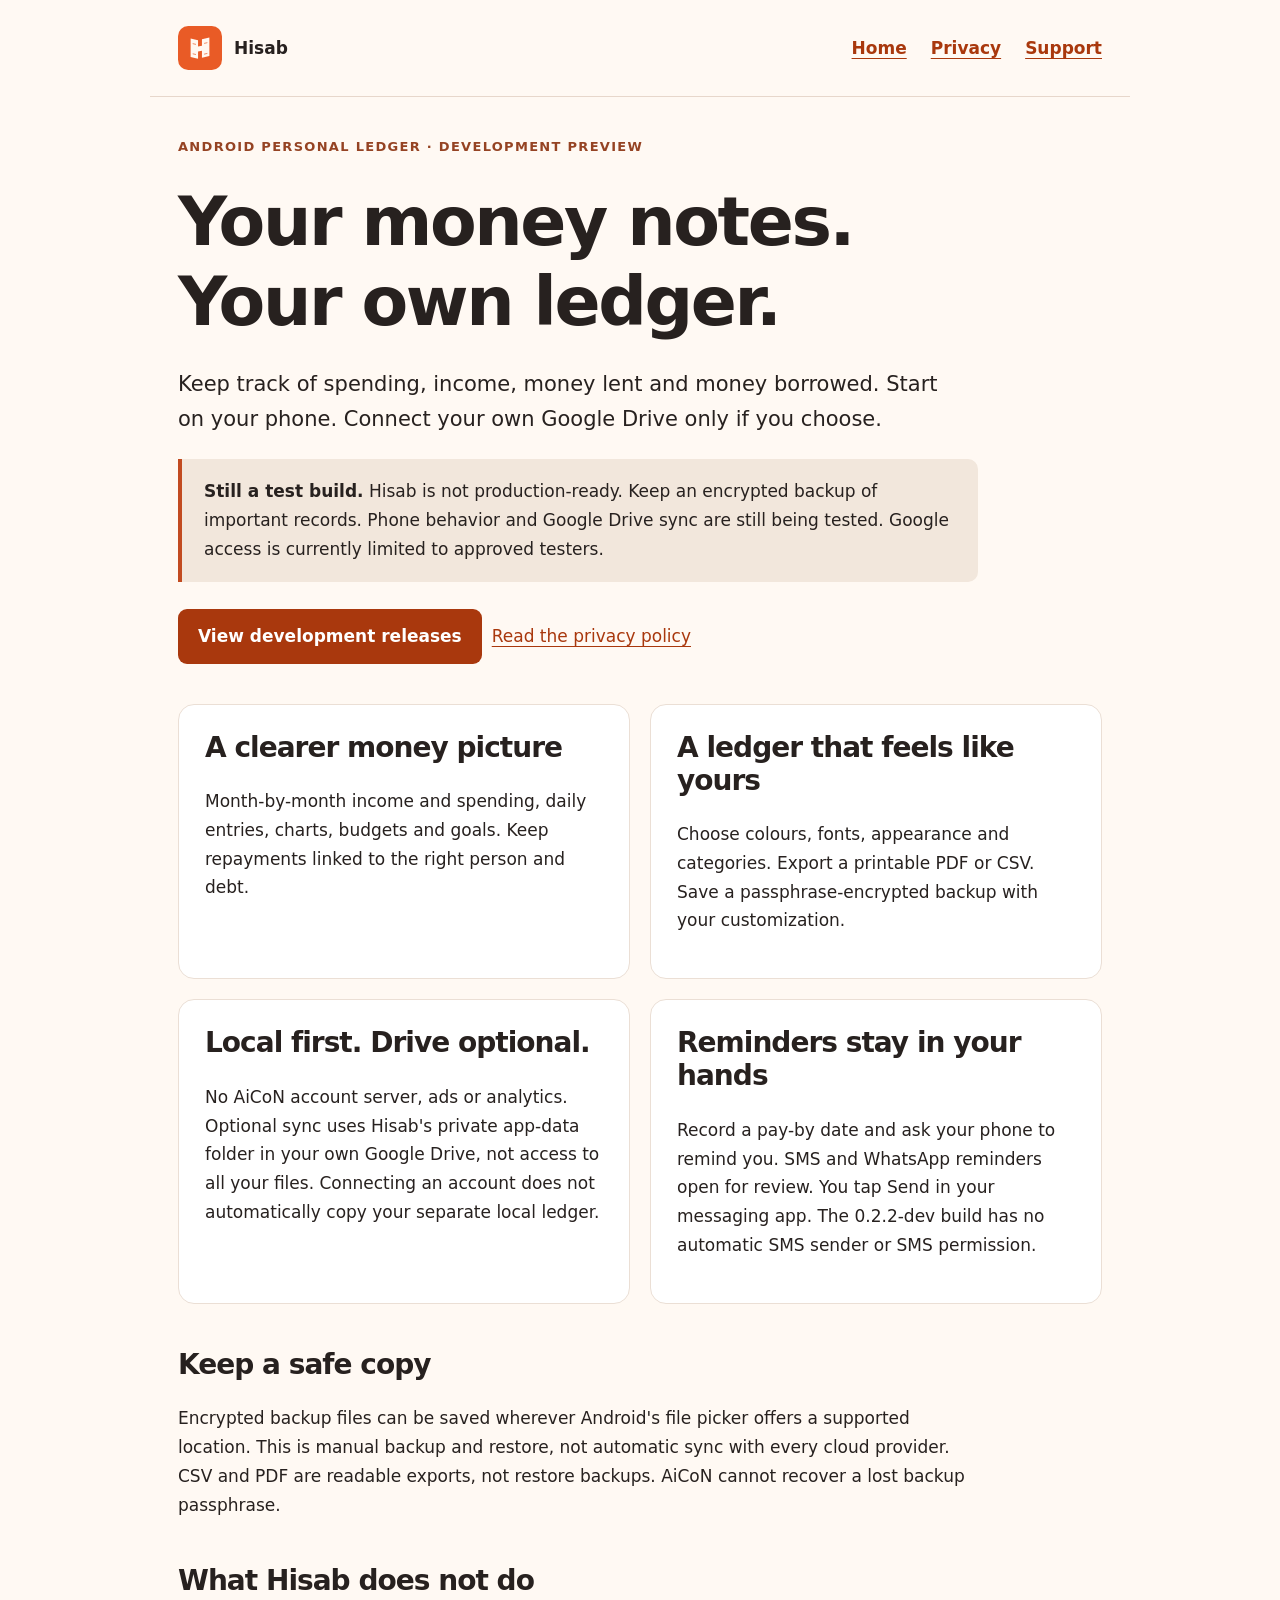
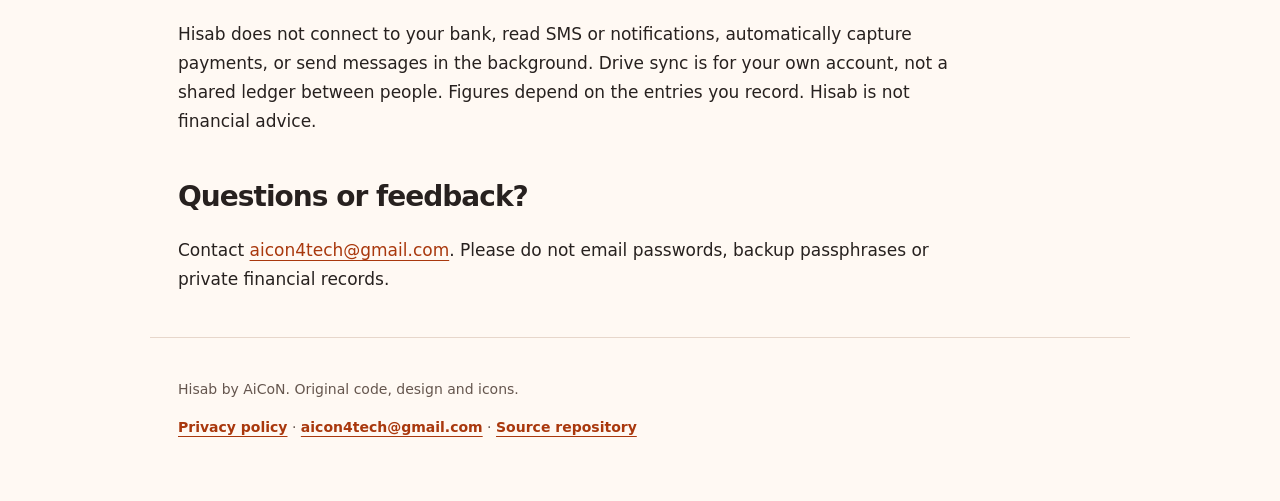
<file: docs/index.html>
<!doctype html><html lang="en"><head><meta charset="utf-8"><meta name="viewport" content="width=device-width,initial-scale=1"><meta name="description" content="Hisab is a development-preview Android ledger for expenses, income, debts and repayments, with optional own-Drive sync."><title>Hisab by AiCoN | A local-first personal ledger</title><link rel="icon" href="hisab.svg" type="image/svg+xml"><link rel="stylesheet" href="site.css"></head><body><header><a class="brand" href="./"><img src="hisab.svg" alt=""><span>Hisab</span></a><nav aria-label="Main"><a href="./">Home</a><a href="privacy.html">Privacy</a><a href="mailto:aicon4tech@gmail.com">Support</a></nav></header><main><p class="eyebrow">Android personal ledger · Development preview</p><h1>Your money notes.<br>Your own ledger.</h1><p class="lead">Keep track of spending, income, money lent and money borrowed. Start on your phone. Connect your own Google Drive only if you choose.</p><p class="note"><strong>Still a test build.</strong> Hisab is not production-ready. Keep an encrypted backup of important records. Phone behavior and Google Drive sync are still being tested. Google access is currently limited to approved testers.</p><a class="button" href="https://github.com/aicon-hub/hisab/releases">View development releases</a><a href="privacy.html">Read the privacy policy</a><div class="grid"><section class="panel"><h2 style="margin-top:0">A clearer money picture</h2><p>Month-by-month income and spending, daily entries, charts, budgets and goals. Keep repayments linked to the right person and debt.</p></section><section class="panel"><h2 style="margin-top:0">A ledger that feels like yours</h2><p>Choose colours, fonts, appearance and categories. Export a printable PDF or CSV. Save a passphrase-encrypted backup with your customization.</p></section><section class="panel"><h2 style="margin-top:0">Local first. Drive optional.</h2><p>No AiCoN account server, ads or analytics. Optional sync uses Hisab's private app-data folder in your own Google Drive, not access to all your files. Connecting an account does not automatically copy your separate local ledger.</p></section><section class="panel"><h2 style="margin-top:0">Reminders stay in your hands</h2><p>Record a pay-by date and ask your phone to remind you. SMS and WhatsApp reminders open for review. You tap Send in your messaging app. The 0.2.2-dev build has no automatic SMS sender or SMS permission.</p></section></div><h2>Keep a safe copy</h2><p>Encrypted backup files can be saved wherever Android's file picker offers a supported location. This is manual backup and restore, not automatic sync with every cloud provider. CSV and PDF are readable exports, not restore backups. AiCoN cannot recover a lost backup passphrase.</p><h2>What Hisab does not do</h2><p>Hisab does not connect to your bank, read SMS or notifications, automatically capture payments, or send messages in the background. Drive sync is for your own account, not a shared ledger between people. Figures depend on the entries you record. Hisab is not financial advice.</p><h2>Questions or feedback?</h2><p>Contact <a href="mailto:aicon4tech@gmail.com">aicon4tech@gmail.com</a>. Please do not email passwords, backup passphrases or private financial records.</p></main><footer><p>Hisab by AiCoN. Original code, design and icons.</p><p><a href="privacy.html">Privacy policy</a> · <a href="mailto:aicon4tech@gmail.com">aicon4tech@gmail.com</a> · <a href="https://github.com/aicon-hub/hisab">Source repository</a></p></footer></body></html>
</file>
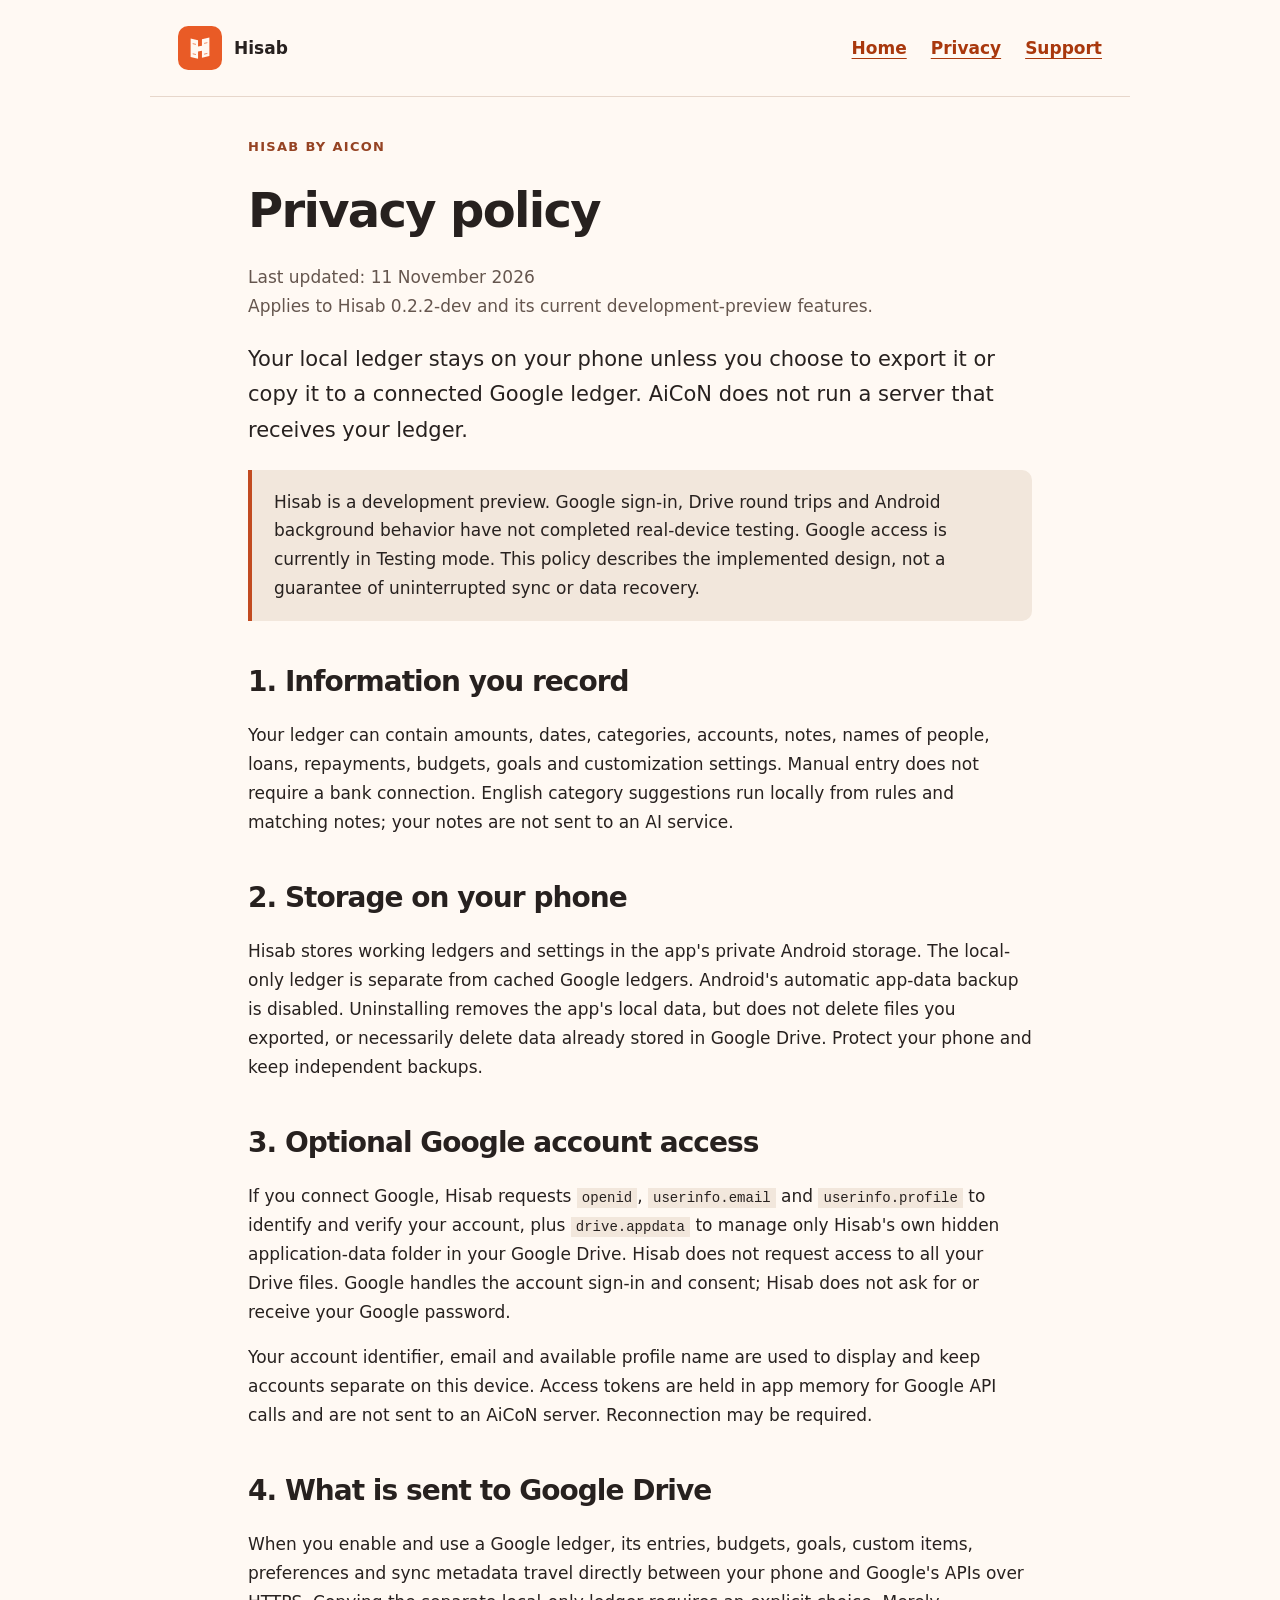
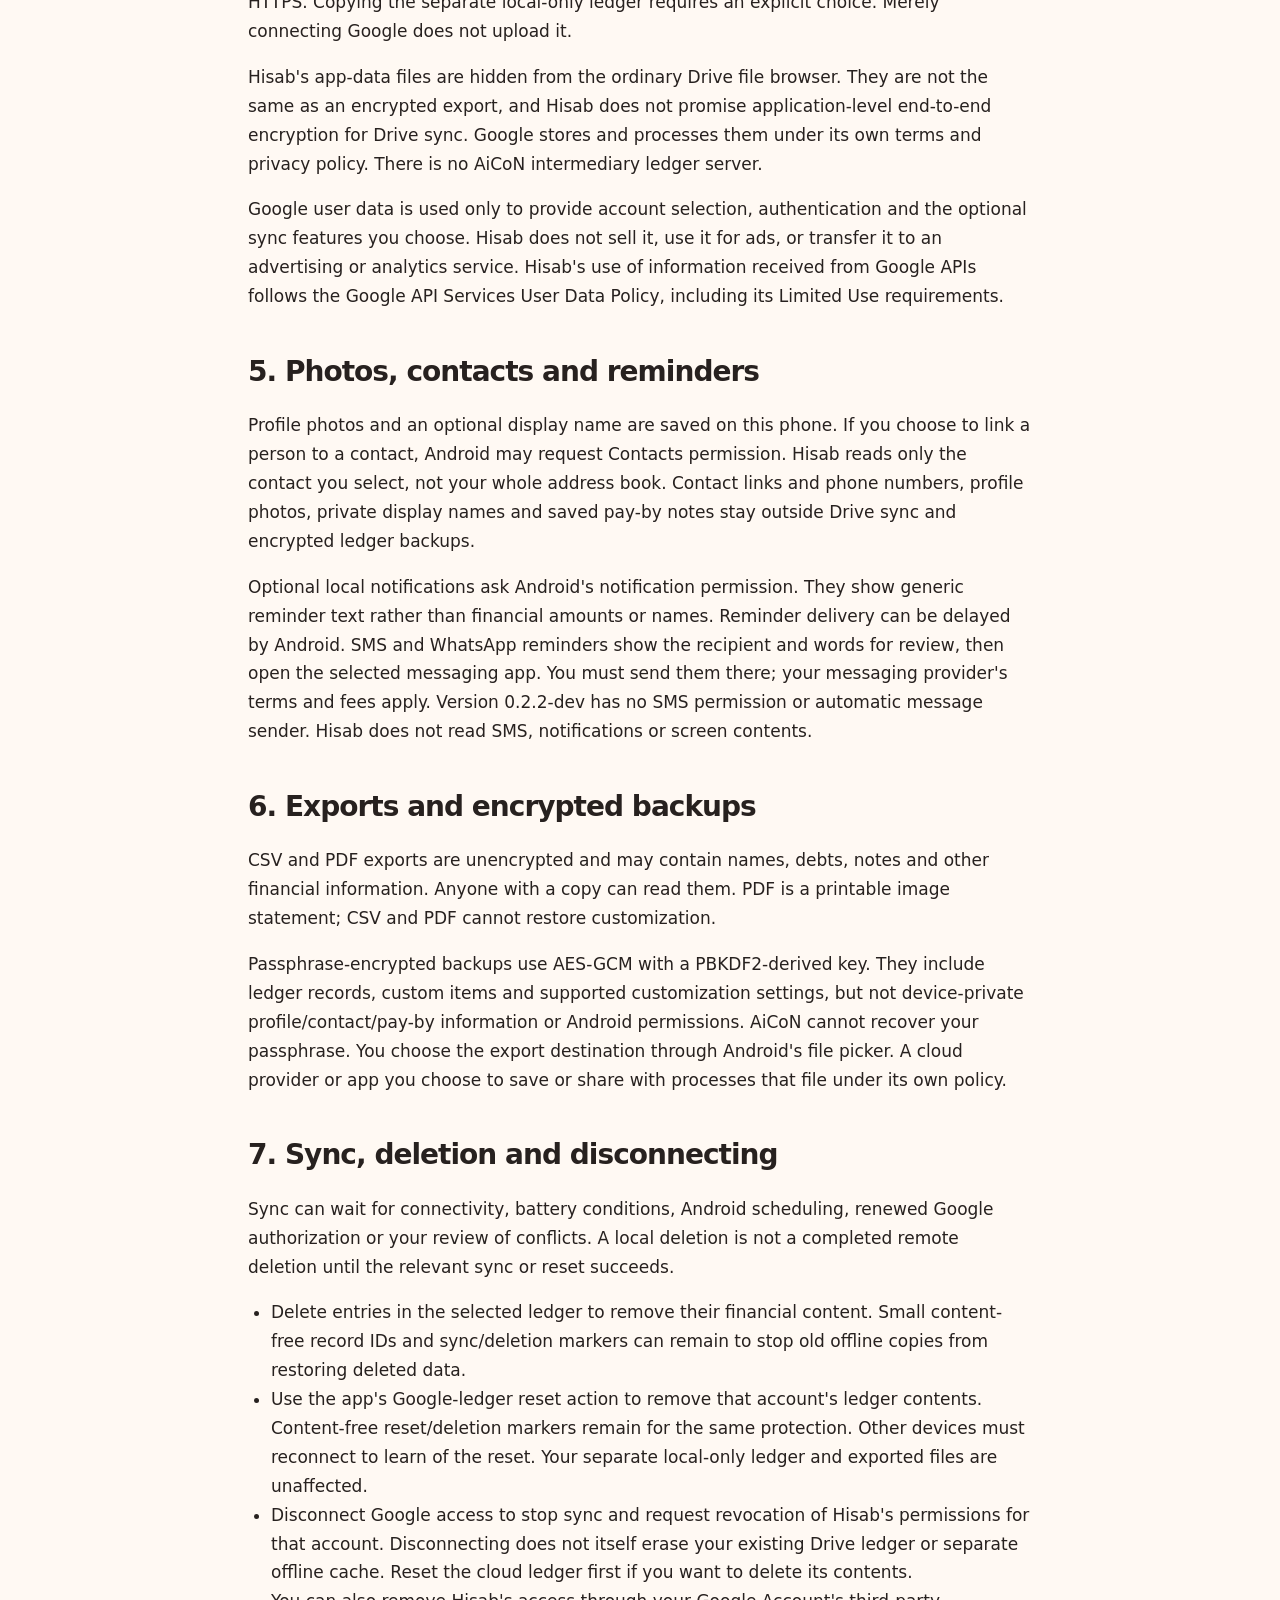
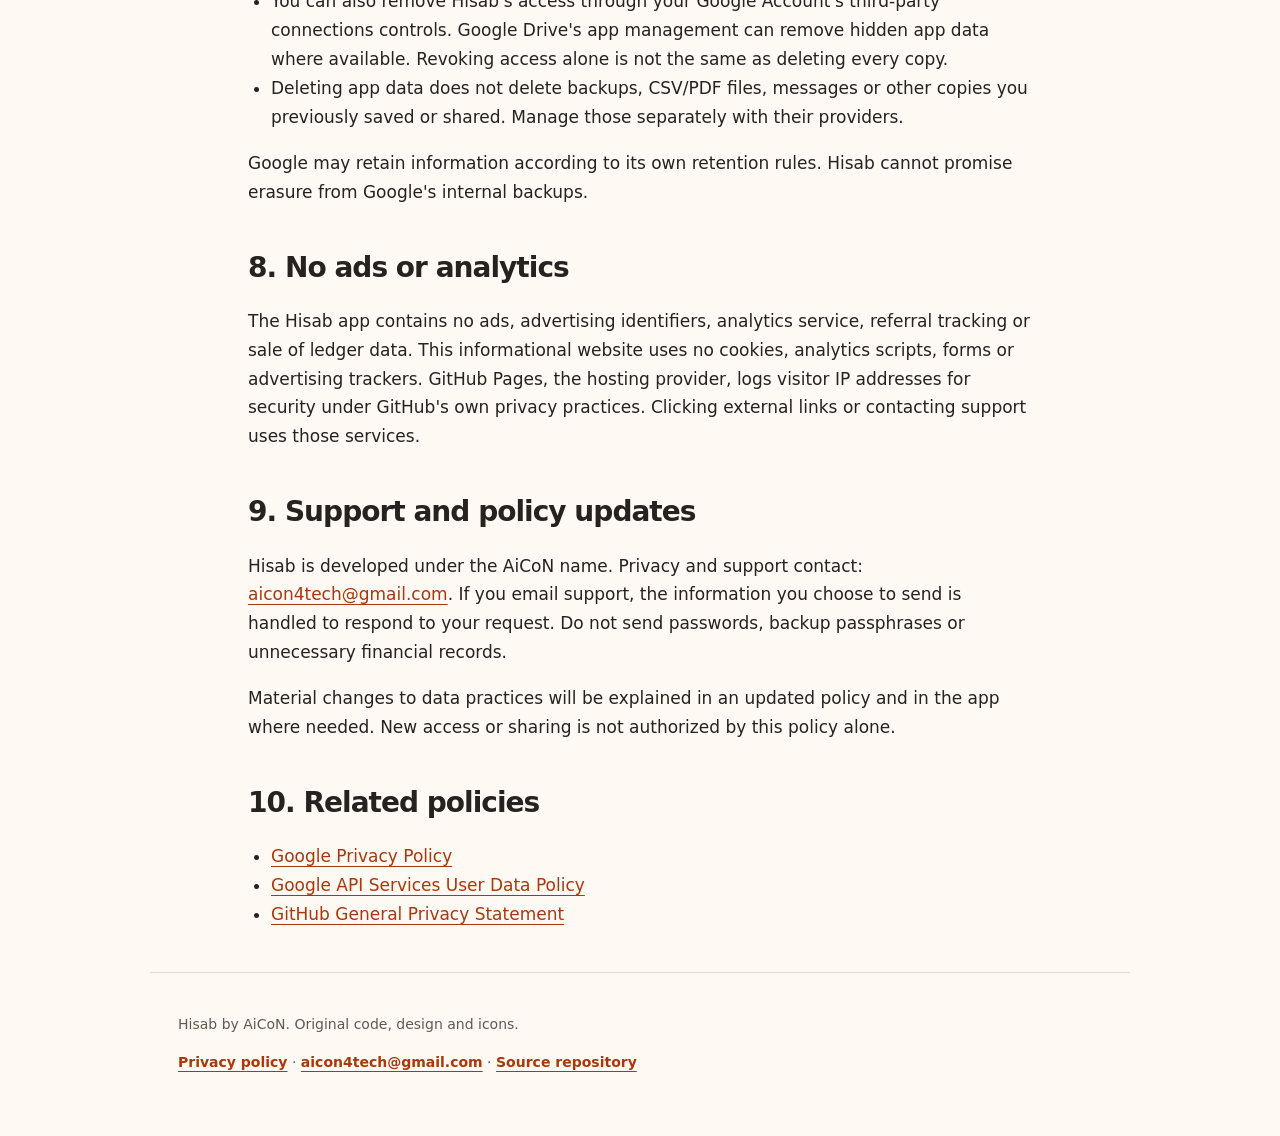
<file: docs/privacy.html>
<!doctype html><html lang="en"><head><meta charset="utf-8"><meta name="viewport" content="width=device-width,initial-scale=1"><meta name="description" content="How Hisab handles local records, optional Google Drive sync, contacts, reminders, backups and deletion."><title>Privacy policy | Hisab by AiCoN</title><link rel="icon" href="hisab.svg" type="image/svg+xml"><link rel="stylesheet" href="site.css"></head><body><header><a class="brand" href="./"><img src="hisab.svg" alt=""><span>Hisab</span></a><nav aria-label="Main"><a href="./">Home</a><a href="privacy.html">Privacy</a><a href="mailto:aicon4tech@gmail.com">Support</a></nav></header><main class="policy"><p class="eyebrow">Hisab by AiCoN</p><h1>Privacy policy</h1><p class="muted">Last updated: 11 November 2026<br>Applies to Hisab 0.2.2-dev and its current development-preview features.</p><p class="lead">Your local ledger stays on your phone unless you choose to export it or copy it to a connected Google ledger. AiCoN does not run a server that receives your ledger.</p><p class="note">Hisab is a development preview. Google sign-in, Drive round trips and Android background behavior have not completed real-device testing. Google access is currently in Testing mode. This policy describes the implemented design, not a guarantee of uninterrupted sync or data recovery.</p><h2>1. Information you record</h2><p>Your ledger can contain amounts, dates, categories, accounts, notes, names of people, loans, repayments, budgets, goals and customization settings. Manual entry does not require a bank connection. English category suggestions run locally from rules and matching notes; your notes are not sent to an AI service.</p><h2>2. Storage on your phone</h2><p>Hisab stores working ledgers and settings in the app's private Android storage. The local-only ledger is separate from cached Google ledgers. Android's automatic app-data backup is disabled. Uninstalling removes the app's local data, but does not delete files you exported, or necessarily delete data already stored in Google Drive. Protect your phone and keep independent backups.</p><h2>3. Optional Google account access</h2><p>If you connect Google, Hisab requests <code>openid</code>, <code>userinfo.email</code> and <code>userinfo.profile</code> to identify and verify your account, plus <code>drive.appdata</code> to manage only Hisab's own hidden application-data folder in your Google Drive. Hisab does not request access to all your Drive files. Google handles the account sign-in and consent; Hisab does not ask for or receive your Google password.</p><p>Your account identifier, email and available profile name are used to display and keep accounts separate on this device. Access tokens are held in app memory for Google API calls and are not sent to an AiCoN server. Reconnection may be required.</p><h2>4. What is sent to Google Drive</h2><p>When you enable and use a Google ledger, its entries, budgets, goals, custom items, preferences and sync metadata travel directly between your phone and Google's APIs over HTTPS. Copying the separate local-only ledger requires an explicit choice. Merely connecting Google does not upload it.</p><p>Hisab's app-data files are hidden from the ordinary Drive file browser. They are not the same as an encrypted export, and Hisab does not promise application-level end-to-end encryption for Drive sync. Google stores and processes them under its own terms and privacy policy. There is no AiCoN intermediary ledger server.</p><p>Google user data is used only to provide account selection, authentication and the optional sync features you choose. Hisab does not sell it, use it for ads, or transfer it to an advertising or analytics service. Hisab's use of information received from Google APIs follows the Google API Services User Data Policy, including its Limited Use requirements.</p><h2>5. Photos, contacts and reminders</h2><p>Profile photos and an optional display name are saved on this phone. If you choose to link a person to a contact, Android may request Contacts permission. Hisab reads only the contact you select, not your whole address book. Contact links and phone numbers, profile photos, private display names and saved pay-by notes stay outside Drive sync and encrypted ledger backups.</p><p>Optional local notifications ask Android's notification permission. They show generic reminder text rather than financial amounts or names. Reminder delivery can be delayed by Android. SMS and WhatsApp reminders show the recipient and words for review, then open the selected messaging app. You must send them there; your messaging provider's terms and fees apply. Version 0.2.2-dev has no SMS permission or automatic message sender. Hisab does not read SMS, notifications or screen contents.</p><h2>6. Exports and encrypted backups</h2><p>CSV and PDF exports are unencrypted and may contain names, debts, notes and other financial information. Anyone with a copy can read them. PDF is a printable image statement; CSV and PDF cannot restore customization.</p><p>Passphrase-encrypted backups use AES-GCM with a PBKDF2-derived key. They include ledger records, custom items and supported customization settings, but not device-private profile/contact/pay-by information or Android permissions. AiCoN cannot recover your passphrase. You choose the export destination through Android's file picker. A cloud provider or app you choose to save or share with processes that file under its own policy.</p><h2>7. Sync, deletion and disconnecting</h2><p>Sync can wait for connectivity, battery conditions, Android scheduling, renewed Google authorization or your review of conflicts. A local deletion is not a completed remote deletion until the relevant sync or reset succeeds.</p><ul><li>Delete entries in the selected ledger to remove their financial content. Small content-free record IDs and sync/deletion markers can remain to stop old offline copies from restoring deleted data.</li><li>Use the app's Google-ledger reset action to remove that account's ledger contents. Content-free reset/deletion markers remain for the same protection. Other devices must reconnect to learn of the reset. Your separate local-only ledger and exported files are unaffected.</li><li>Disconnect Google access to stop sync and request revocation of Hisab's permissions for that account. Disconnecting does not itself erase your existing Drive ledger or separate offline cache. Reset the cloud ledger first if you want to delete its contents.</li><li>You can also remove Hisab's access through your Google Account's third-party connections controls. Google Drive's app management can remove hidden app data where available. Revoking access alone is not the same as deleting every copy.</li><li>Deleting app data does not delete backups, CSV/PDF files, messages or other copies you previously saved or shared. Manage those separately with their providers.</li></ul><p>Google may retain information according to its own retention rules. Hisab cannot promise erasure from Google's internal backups.</p><h2>8. No ads or analytics</h2><p>The Hisab app contains no ads, advertising identifiers, analytics service, referral tracking or sale of ledger data. This informational website uses no cookies, analytics scripts, forms or advertising trackers. GitHub Pages, the hosting provider, logs visitor IP addresses for security under GitHub's own privacy practices. Clicking external links or contacting support uses those services.</p><h2>9. Support and policy updates</h2><p>Hisab is developed under the AiCoN name. Privacy and support contact: <a href="mailto:aicon4tech@gmail.com">aicon4tech@gmail.com</a>. If you email support, the information you choose to send is handled to respond to your request. Do not send passwords, backup passphrases or unnecessary financial records.</p><p>Material changes to data practices will be explained in an updated policy and in the app where needed. New access or sharing is not authorized by this policy alone.</p><h2>10. Related policies</h2><ul><li><a href="https://policies.google.com/privacy">Google Privacy Policy</a></li><li><a href="https://developers.google.com/terms/api-services-user-data-policy">Google API Services User Data Policy</a></li><li><a href="https://docs.github.com/en/site-policy/privacy-policies/github-general-privacy-statement">GitHub General Privacy Statement</a></li></ul></main><footer><p>Hisab by AiCoN. Original code, design and icons.</p><p><a href="privacy.html">Privacy policy</a> · <a href="mailto:aicon4tech@gmail.com">aicon4tech@gmail.com</a> · <a href="https://github.com/aicon-hub/hisab">Source repository</a></p></footer></body></html>
</file>
<file: docs/site.css>
*{box-sizing:border-box}body{margin:0;background:#fff9f3;color:#27211f;font:17px/1.7 system-ui,sans-serif}a{color:#a9380d;text-underline-offset:4px}a:focus-visible{outline:3px solid #b34217;outline-offset:5px}header,main,footer{max-width:980px;margin:auto;padding:26px 28px}header{display:flex;align-items:center;justify-content:space-between;border-bottom:1px solid #e7d7cb;gap:16px}nav{display:flex;gap:24px;flex-wrap:wrap}header a,footer a{font-weight:600}.brand{display:flex;align-items:center;gap:12px;text-decoration:none;color:inherit}.brand img{width:44px;height:44px}h1,h2,h3{line-height:1.18;letter-spacing:-.035em}h1{font-size:clamp(40px,7vw,68px);max-width:760px;margin:24px 0}h2{font-size:28px;margin-top:44px}h3{font-size:21px;margin:0 0 12px}.eyebrow{font-size:13px;letter-spacing:.1em;text-transform:uppercase;font-weight:700;color:#954323}.lead{font-size:21px;max-width:760px}.note{background:#f2e7dc;border-left:4px solid #c24b20;padding:18px 22px;border-radius:0 10px 10px 0}.grid{display:grid;grid-template-columns:1fr 1fr;gap:20px;margin:30px 0}.panel{background:#fff;border:1px solid #ebdfd5;border-radius:16px;padding:26px}.button{display:inline-block;background:#a9380d;color:white;text-decoration:none;padding:13px 20px;border-radius:9px;font-weight:650;margin:10px 10px 10px 0}p,li{max-width:800px}.muted,footer{color:#65564e}footer{border-top:1px solid #e7d7cb;font-size:14px;padding-bottom:48px}.policy{max-width:840px}.policy h1{font-size:48px}.policy ul{padding-left:23px}code{overflow-wrap:anywhere;background:#f2e7dc;padding:2px 5px;font-size:14px}strong{font-weight:650}@media(max-width:580px){header,main,footer{padding:22px}header{align-items:flex-start}.brand{font-size:17px}nav{font-size:14px;gap:14px}.grid{grid-template-columns:1fr}.lead{font-size:19px}.policy h1{font-size:38px}.panel{padding:22px}}
</file>
